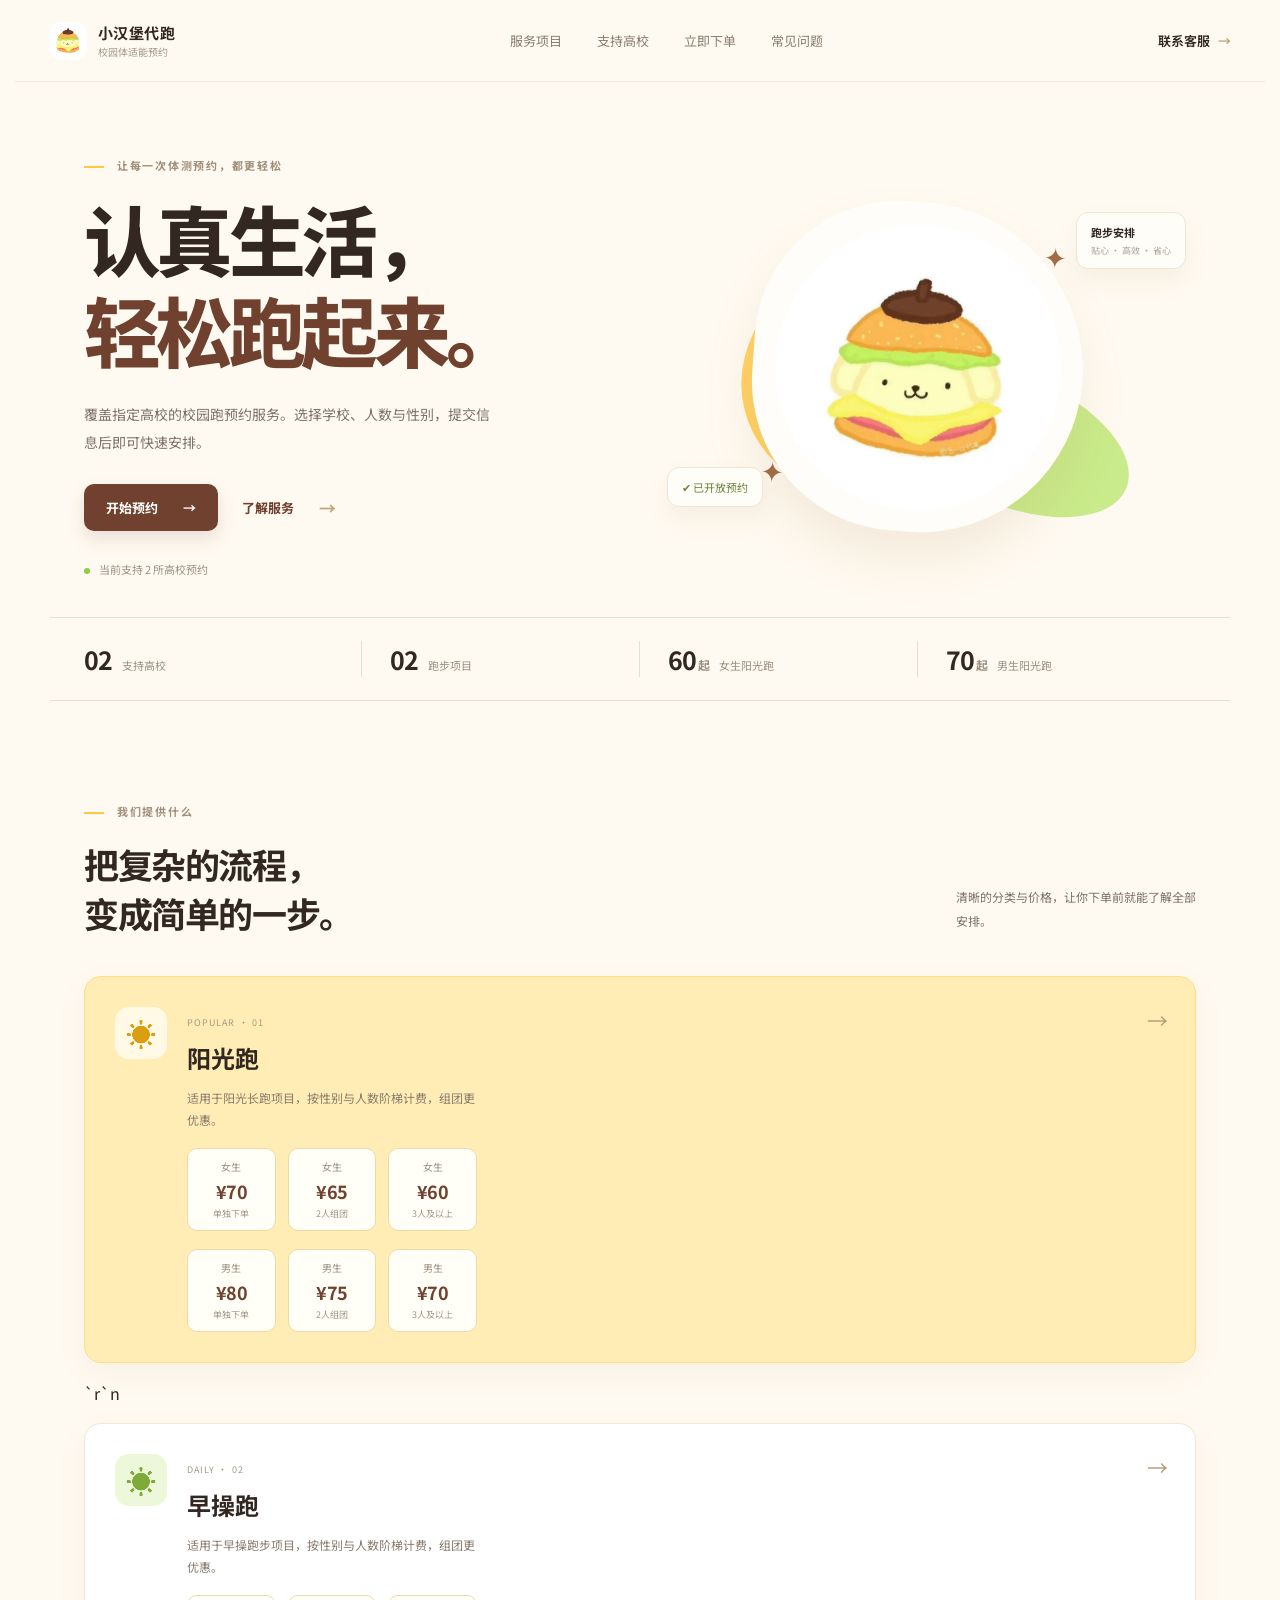
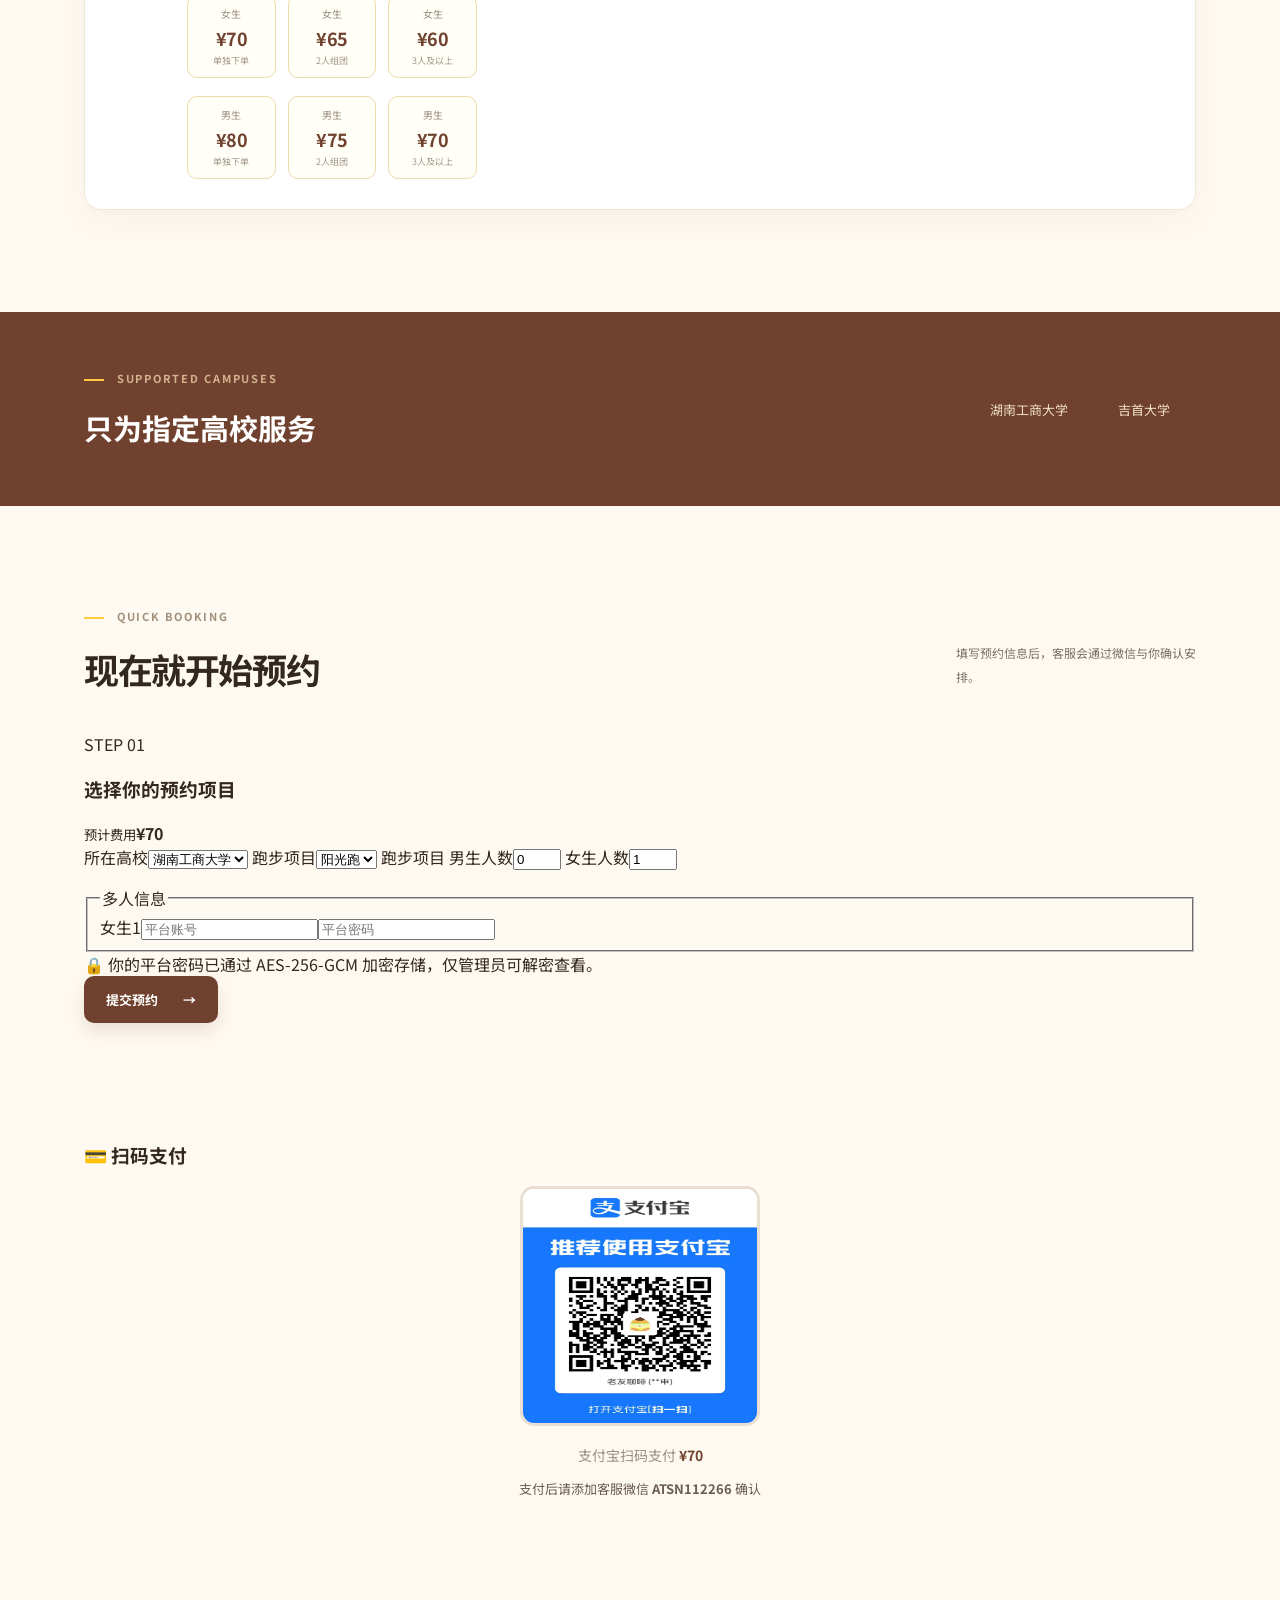
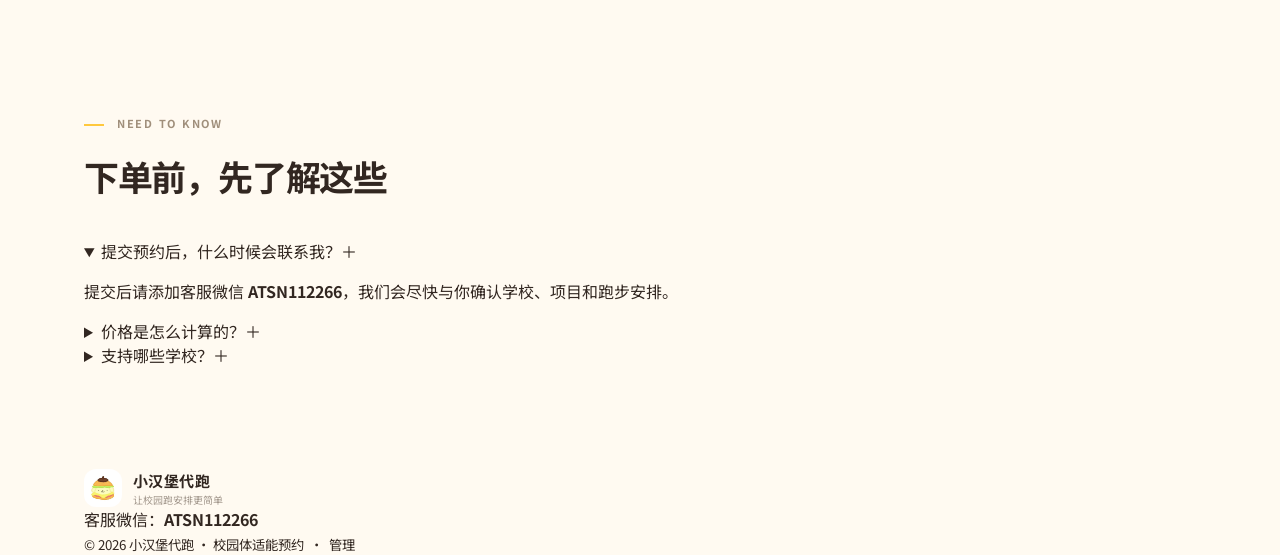
<file: index.html>
﻿<!doctype html>
<html lang="zh-CN">
  <head>
    <meta charset="UTF-8" />
    <meta name="viewport" content="width=device-width, initial-scale=1.0" />
    <meta name="description" content="小汉堡代跑——校园体适能预约服务" />
    <title>小汉堡代跑 · 校园体适能预约</title>
    <link rel="preconnect" href="https://fonts.googleapis.com" />
    <link rel="preconnect" href="https://fonts.gstatic.com" crossorigin />
    <link href="https://fonts.googleapis.com/css2?family=Noto+Sans+SC:wght@400;500;600;700;800&display=swap" rel="stylesheet" />
    <link rel="stylesheet" href="styles.css" />
  </head>
  <body>
    <div class="page-shell">
      <header class="topbar">
        <a class="brand" href="#home" aria-label="小汉堡代跑首页">
          <span class="brand-mark"><img src="assets/burger.jpg" alt="小汉堡头像" /></span>
          <span><strong>小汉堡代跑</strong><small>校园体适能预约</small></span>
        </a>
        <nav class="nav-links" aria-label="主导航">
          <a href="#services">服务项目</a>
          <a href="#schools">支持高校</a>
          <a href="#order">立即下单</a>
          <a href="#faq">常见问题</a>
        </nav>
        <a class="customer-link" href="weixin://dl/chat?ATSN112266">联系客服 <span>→</span></a>
      </header>

      <main id="home">
        <section class="hero section-wrap">
          <div class="hero-copy">
            <p class="eyebrow"><span></span> 让每一次体测预约，都更轻松</p>
            <h1>认真生活，<br /><em>轻松跑起来。</em></h1>
            <p class="hero-text">覆盖指定高校的校园跑预约服务。选择学校、人数与性别，提交信息后即可快速安排。</p>
            <div class="hero-actions">
              <a class="button button-primary" href="#order">开始预约<span>→</span></a>
              <a class="button button-quiet" href="#services">了解服务 <span>→</span></a>
            </div>
            <div class="hero-note"><span class="status-dot"></span> 当前支持 2 所高校预约</div>
          </div>
          <div class="hero-art" aria-hidden="true">
            <div class="blob blob-yellow"></div><div class="blob blob-green"></div>
            <div class="art-card"><img src="assets/burger.jpg" alt="" /><span class="spark spark-one">✦</span><span class="spark spark-two">✦</span></div>
            <div class="float-tag tag-time"><strong>跑步安排</strong><small>贴心 · 高效 · 省心</small></div>
            <div class="float-tag tag-check">✔ 已开放预约</div>
          </div>
        </section>

        <section class="stats section-wrap" aria-label="服务数据">
          <div><strong>02</strong><span>支持高校</span></div><div><strong>02</strong><span>跑步项目</span></div><div><strong>60<span class="unit">起</span></strong><span>女生阳光跑</span></div><div><strong>70<span class="unit">起</span></strong><span>男生阳光跑</span></div>
        </section>

        <section id="services" class="content-section section-wrap">
          <div class="section-heading"><div><p class="eyebrow"><span></span> 我们提供什么</p><h2>把复杂的流程，<br />变成简单的一步。</h2></div><p class="section-intro">清晰的分类与价格，让你下单前就能了解全部安排。</p></div>
          <div class="service-grid">
            <article class="service-card service-featured"><div class="card-icon sun">☀</div><div><span class="card-kicker">POPULAR · 01</span><h3>阳光跑</h3><p>适用于阳光长跑项目，按性别与人数阶梯计费，组团更优惠。</p><div class="price-tier"><div class="tier-col"><span>女生</span><b>¥70</b><small>单独下单</small></div><div class="tier-col"><span>女生</span><b>¥65</b><small>2人组团</small></div><div class="tier-col"><span>女生</span><b>¥60</b><small>3人及以上</small></div></div><div class="price-tier"><div class="tier-col"><span>男生</span><b>¥80</b><small>单独下单</small></div><div class="tier-col"><span>男生</span><b>¥75</b><small>2人组团</small></div><div class="tier-col"><span>男生</span><b>¥70</b><small>3人及以上</small></div></div></div><span class="card-arrow">→</span></article>`r`n            <article class="service-card"><div class="card-icon morning">☀</div><div><span class="card-kicker">DAILY · 02</span><h3>早操跑</h3><p>适用于早操跑步项目，按性别与人数阶梯计费，组团更优惠。</p><div class="price-tier"><div class="tier-col"><span>女生</span><b>¥70</b><small>单独下单</small></div><div class="tier-col"><span>女生</span><b>¥65</b><small>2人组团</small></div><div class="tier-col"><span>女生</span><b>¥60</b><small>3人及以上</small></div></div><div class="price-tier"><div class="tier-col"><span>男生</span><b>¥80</b><small>单独下单</small></div><div class="tier-col"><span>男生</span><b>¥75</b><small>2人组团</small></div><div class="tier-col"><span>男生</span><b>¥70</b><small>3人及以上</small></div></div></div><span class="card-arrow">→</span></article>
          </div>
        </section>

        <section id="schools" class="school-band"><div class="section-wrap school-content"><div><p class="eyebrow eyebrow-light"><span></span> Supported campuses</p><h2>只为指定高校服务</h2></div><div class="school-list"><span>湖南工商大学</span><span>吉首大学</span></div></div></section>

        <section id="order" class="order-section section-wrap">
          <div class="section-heading"><div><p class="eyebrow"><span></span> Quick booking</p><h2>现在就开始预约</h2></div><p class="section-intro">填写预约信息后，客服会通过微信与你确认安排。</p></div>
          <form class="order-card" id="booking-form">
            <div class="form-top"><div><span class="step-label">STEP 01</span><h3>选择你的预约项目</h3></div><div class="total-box"><small>预计费用</small><strong id="total-price">¥70</strong></div></div>
            <div class="form-grid">
              <label>所在高校<select id="school" required><option value="湖南工商大学">湖南工商大学</option><option value="吉首大学">吉首大学</option></select></label>
              <label>跑步项目<select id="run-type" required><option value="sunshine">阳光跑</option><option value="morning">早操跑</option></select></label>
              <label>跑步项目
              <label>男生人数<input id="male-count" type="number" min="0" max="10" value="0" /></label>
              <label>女生人数<input id="female-count" type="number" min="0" max="10" value="1" /></label>
              <fieldset style="margin-top:16px"><legend>多人信息</legend><div id="person-fields" class="person-fields"></div></fieldset>
            </div>
            <div class="privacy-note">🔒 你的平台密码已通过 AES-256-GCM 加密存储，仅管理员可解密查看。</div>
            <button class="button button-primary submit-button" type="submit">提交预约 <span>→</span></button>
            <p class="form-result" id="form-result" role="status"></p>
          </form>
        </section>

                <section id="pay" class="order-section section-wrap" style="padding-top:0">
          <div class="order-card">
            <h3 style="margin:0 0 18px">💳 扫码支付</h3>
            <div id="pay-content" style="text-align:center">
              <img src="alipay-qr.jpg" style="width:240px;height:240px;border-radius:14px;border:3px solid #e9dfd2" />
              <p style="font-size:14px;color:#9b8f82;margin:14px 0">支付宝扫码支付 <b id="pay-amount" style="color:#6f412e">¥70</b></p>
              <p style="font-size:13px;color:#6b5e52">支付后请添加客服微信 <b>ATSN112266</b> 确认</p>
            </div>
          </div>
        </section><section id="faq" class="faq-section section-wrap"><div class="section-heading"><div><p class="eyebrow"><span></span> Need to know</p><h2>下单前，先了解这些</h2></div></div><div class="faq-list"><details open><summary>提交预约后，什么时候会联系我？<span>＋</span></summary><p>提交后请添加客服微信 <strong>ATSN112266</strong>，我们会尽快与你确认学校、项目和跑步安排。</p></details><details><summary>价格是怎么计算的？<span>＋</span></summary><p>阳光跑按性别和人数阶梯计费。女生：单独 ¥70 / 2人组团 ¥65 / 3人及以上 ¥60；男生：单独 ¥80 / 2人组团 ¥75 / 3人及以上 ¥70。</p></details><details><summary>支持哪些学校？<span>＋</span></summary><p>目前支持湖南工商大学和吉首大学，三个校区都可以跑。</p></details></div></section>
      </main>
      <footer class="footer section-wrap"><a class="brand" href="#home"><span class="brand-mark"><img src="assets/burger.jpg" alt="小汉堡头像" /></span><span><strong>小汉堡代跑</strong><small>让校园跑安排更简单</small></span></a><div>客服微信：<b>ATSN112266</b><br /><small>© 2026 小汉堡代跑 · 校园体适能预约 &nbsp;·&nbsp; <a href="admin.html" class="admin-link">管理</a></small></div></footer>
    </div>
    <script src="https://esm.sh/@supabase/supabase-js@2"></script>
    <script src="app.js?v=2"></script>
  </body>
</html>
</file>
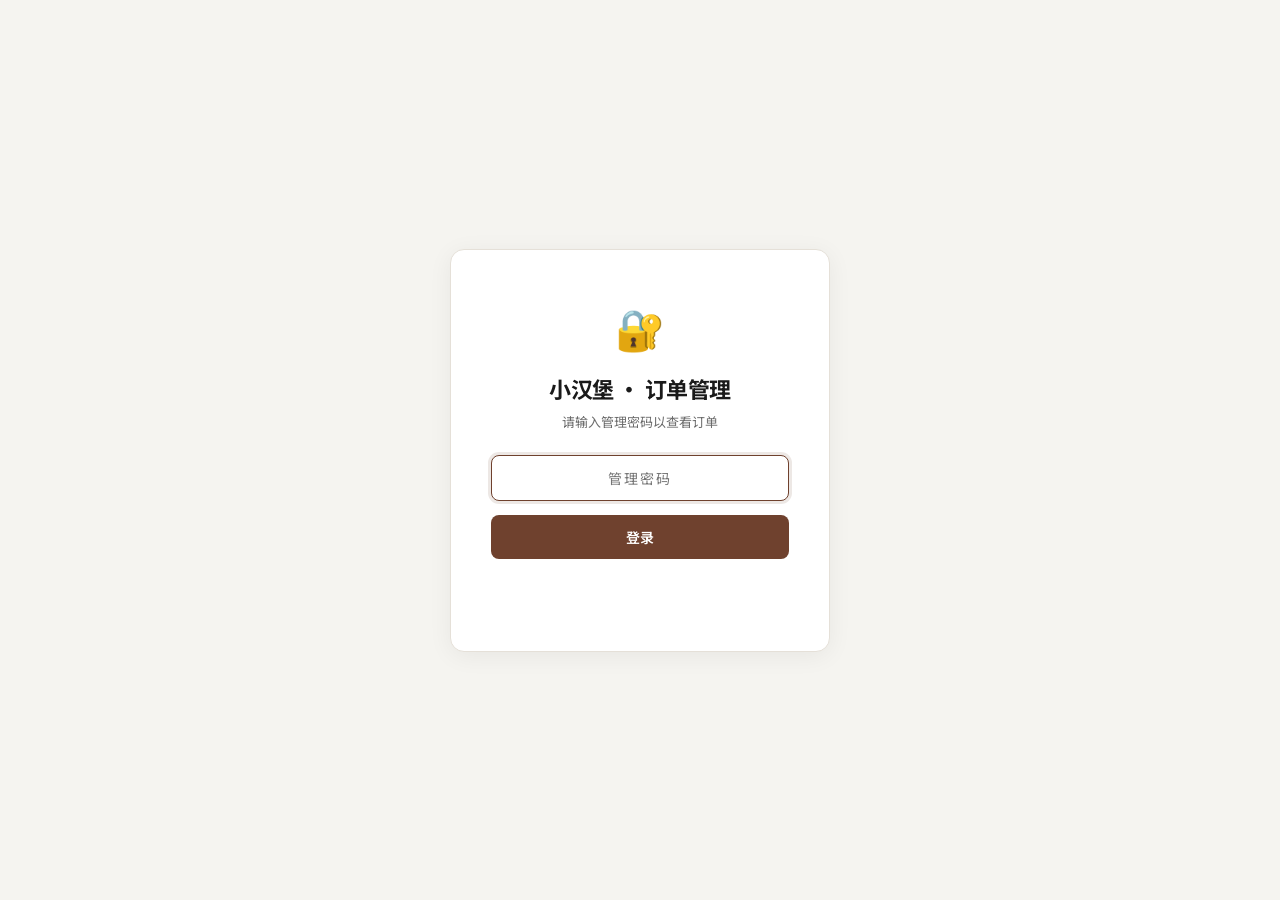
<file: admin.html>
﻿<!doctype html>
<html lang="zh-CN">
  <head>
    <meta charset="UTF-8" />
    <meta name="viewport" content="width=device-width, initial-scale=1.0" />
    <title>订单管理 · 小汉堡代跑</title>
    <link rel="preconnect" href="https://fonts.googleapis.com" />
    <link rel="preconnect" href="https://fonts.gstatic.com" crossorigin />
    <link href="https://fonts.googleapis.com/css2?family=Noto+Sans+SC:wght@400;500;600;700&display=swap" rel="stylesheet" />
    <link rel="stylesheet" href="admin.css" />
  </head>
  <body>
    <!-- Login Wall -->
    <div class="login-wall" id="login-wall">
      <div class="login-card">
        <div class="login-icon">🔐</div>
        <h2>小汉堡 · 订单管理</h2>
        <p>请输入管理密码以查看订单</p>
        <form id="login-form">
          <input id="login-pwd" type="password" placeholder="管理密码" autofocus required />
          <button type="submit">登录</button>
        </form>
        <p class="login-error" id="login-error"></p>
      </div>
    </div>

    <!-- Admin Panel (hidden until login) -->
    <div class="admin-panel" id="admin-panel" style="display:none">
      <header class="admin-topbar">
        <div class="topbar-left">
          <a href="index.html" class="back-link">← 返回首页</a>
          <h1>订单管理</h1>
          <span class="order-count" id="order-count">0 条订单</span>
        </div>
        <div class="topbar-right">
          <button class="btn-quiet" id="btn-change-pwd">修改密码</button>
          <button class="btn-quiet" id="btn-logout">退出登录</button>
        </div>
      </header>

      <main class="admin-main">
        <div class="empty-state" id="empty-state">
          <p>暂无订单</p>
          <small>用户通过首页提交预约后，订单会出现在这里</small>
        </div>
        <div class="table-wrap" id="table-wrap" style="display:none">
          <table>
            <thead>
              <tr>
                <th>提交时间</th>
                <th>学校</th>
                <th>项目</th>
                <th>男生</th><th>女生</th><th>金额</th>
                <th>日期</th>
                <th>账号</th>
                <th>密码</th>
                <th>操作</th>
              </tr>
            </thead>
            <tbody id="orders-tbody"></tbody>
          </table>
        </div>
      </main>
    </div>

    <!-- Change Password Modal -->
    <div class="modal-overlay" id="pwd-modal" style="display:none">
      <div class="modal-card">
        <h3>修改管理密码</h3>
        <form id="pwd-form">
          <label>当前密码<input id="pwd-old" type="password" required /></label>
          <label>新密码<input id="pwd-new" type="password" required minlength="4" /></label>
          <label>确认新密码<input id="pwd-confirm" type="password" required /></label>
          <div class="modal-actions">
            <button type="button" class="btn-quiet" id="btn-modal-cancel">取消</button>
            <button type="submit">确认修改</button>
          </div>
        </form>
        <p class="login-error" id="pwd-error"></p>
      </div>
    </div>

    <script src="https://esm.sh/@supabase/supabase-js@2"></script>
    <script src="admin.js"></script>
  </body>
</html>
</file>
<file: styles.css>
﻿:root{--ink:#322721;--muted:#7d726a;--cream:#fffaf1;--yellow:#ffc83d;--green:#b6df46;--brown:#6f412e;--line:#eadfce}*{box-sizing:border-box}html{scroll-behavior:smooth}body{margin:0;background:var(--cream);color:var(--ink);font-family:'Noto Sans SC',system-ui,sans-serif}a{color:inherit;text-decoration:none}.page-shell{overflow:hidden}.section-wrap{max-width:1180px;margin:auto;padding-left:34px;padding-right:34px}.topbar{height:82px;display:flex;align-items:center;justify-content:space-between;max-width:1250px;margin:auto;padding:0 34px;border-bottom:1px solid #f0e8dc}.brand{display:flex;align-items:center;gap:11px}.brand-mark{width:38px;height:38px;border-radius:12px;overflow:hidden;background:var(--yellow);display:inline-flex;align-items:center;justify-content:center}.brand-mark img{width:100%;height:100%;object-fit:cover}.brand strong{display:block;font-size:15px;letter-spacing:.03em}.brand small{display:block;color:#a3988d;font-size:10px;margin-top:1px}.nav-links{display:flex;gap:35px;color:#8a7d71;font-size:13px}.nav-links a:hover,.customer-link:hover{color:var(--brown)}.customer-link{font-size:13px;font-weight:600}.customer-link span{margin-left:5px;color:#bb9a75}.hero{display:grid;grid-template-columns:1fr 1fr;min-height:535px;align-items:center;padding-top:35px}.eyebrow{color:#a08f7b;font-size:11px;letter-spacing:.16em;text-transform:uppercase;margin:0 0 20px;font-weight:700}.eyebrow span{display:inline-block;width:20px;height:2px;background:var(--yellow);vertical-align:middle;margin-right:8px}.hero h1{font-size:clamp(46px,6vw,78px);line-height:1.18;letter-spacing:-.06em;margin:0;font-weight:800}.hero h1 em{font-style:normal;color:var(--brown)}.hero-text{max-width:415px;color:var(--muted);font-size:14px;line-height:2;margin:25px 0}.hero-actions{display:flex;align-items:center;gap:24px}.button{border:0;border-radius:10px;padding:14px 22px;font:inherit;font-size:13px;font-weight:700;cursor:pointer;display:inline-flex;justify-content:center;align-items:center;gap:25px;transition:transform .2s,box-shadow .2s}.button:hover{transform:translateY(-2px)}.button-primary{background:var(--brown);color:#fff;box-shadow:0 8px 18px #6f412e25}.button-quiet{color:var(--brown);padding-left:0}.button-quiet span{color:#c4a47e;font-size:17px}.hero-note{color:#9e9285;font-size:11px;margin-top:27px}.status-dot{display:inline-block;width:6px;height:6px;border-radius:50%;background:#8bcf3b;margin-right:7px}.hero-art{height:440px;position:relative;display:flex;justify-content:center;align-items:center}.blob{position:absolute;border-radius:50%}.blob-yellow{background:#ffd266;width:320px;height:260px;transform:rotate(-13deg);top:95px;left:100px}.blob-green{background:#b8e66a;width:250px;height:130px;transform:rotate(23deg);right:60px;bottom:82px;opacity:.75}.art-card{z-index:1;width:330px;height:330px;border-radius:46% 54% 52% 48%;background:#fffdf9;display:flex;align-items:center;justify-content:center;box-shadow:0 28px 50px #9d712c1c;transform:rotate(4deg);position:relative}.art-card img{width:285px;height:285px;object-fit:cover;border-radius:50%}.spark{position:absolute;color:#a16b47;font-size:28px}.spark-one{top:25px;right:24px}.spark-two{bottom:32px;left:15px}.float-tag{position:absolute;z-index:2;background:#fffdf8;border:1px solid #f0e5d4;border-radius:12px;padding:11px 14px;box-shadow:0 12px 25px #8d6b4015;font-size:11px}.float-tag strong,.float-tag small{display:block}.float-tag small{color:#aaa095;margin-top:4px;font-size:9px}.tag-time{top:65px;right:10px}.tag-check{left:27px;bottom:80px;color:#6d833b}.stats{border-top:1px solid var(--line);border-bottom:1px solid var(--line);display:grid;grid-template-columns:repeat(4,1fr);padding-top:23px;padding-bottom:23px}.stats div{display:flex;align-items:baseline;gap:10px;border-right:1px solid var(--line);padding-left:28px}.stats div:first-child{padding-left:0}.stats div:last-child{border:0}.stats strong{font-size:25px;letter-spacing:-.04em}.stats .unit{font-size:12px;margin-left:2px}.stats span{font-size:11px;color:#9b8f82}.content-section,.order-section,.faq-section{padding-top:102px;padding-bottom:102px}.section-heading{display:flex;justify-content:space-between;align-items:end;margin-bottom:39px}.section-heading h2{font-size:35px;line-height:1.4;letter-spacing:-.04em;margin:0}.section-intro{width:240px;color:var(--muted);font-size:12px;line-height:2;margin:0 0 4px}.service-grid{display:grid;grid-template-columns:1fr;gap:18px}.service-card{min-height:210px;background:#fff;display:flex;gap:20px;border:1px solid #f0e6d8;border-radius:17px;padding:30px;position:relative;box-shadow:0 10px 30px #845d3010}.service-featured{background:#ffedb5;border-color:#ffdf82}.card-icon{font-size:30px;width:52px;height:52px;display:flex;align-items:center;justify-content:center;border-radius:14px;background:#fff9e6;color:#d99f10}.morning{background:#edf7d9;color:#7eaa37}.card-kicker{font-size:9px;color:#a79886;letter-spacing:.12em}.service-card h3{font-size:24px;margin:9px 0}.service-card p{color:#8b7c6e;font-size:12px;line-height:1.8;max-width:290px}.price-tier{display:flex;gap:12px;margin-top:18px}.tier-col{flex:1;background:#fffef7;border:1px solid #eed9a8;border-radius:10px;padding:10px 12px;text-align:center}.tier-col span{display:block;color:#9b8f82;font-size:10px;margin-bottom:4px}.tier-col b{display:block;color:var(--brown);font-size:18px;letter-spacing:-.03em}.tier-col small{display:block;color:#a3978a;font-size:9px;margin-top:3px}.card-arrow{position:absolute;right:27px;top:28px;color:#b69b7c;font-size:21px}.school-band{background:var(--brown);color:#fff}.school-content{display:flex;align-items:center;justify-content:space-between;padding-top:58px;padding-bottom:58px}.eyebrow-light{color:#d3b28d}.school-content h2{font-size:29px;margin:0}.school-list{display:grid;grid-template-columns:1fr 1fr;gap:16px 50px;color:#efdfc4;font-size:13px}.school-list span:before{content:'鈼?;color:var(--yellow);font-size:8px;margin-right:9px}.order-card{background:#fff;border:1px solid #eee2d3;border-radius:18px;padding:32px 38px;box-shadow:0 14px 35px #845d3010}.form-top{display:flex;justify-content:space-between;align-items:start;border-bottom:1px solid #f0e8de;padding-bottom:23px;margin-bottom:24px}.step-label{font-size:9px;color:#b59b7d;letter-spacing:.16em}.form-top h3{font-size:21px;margin:8px 0 0}.total-box{text-align:right}.total-box small{display:block;color:#a6988b;font-size:10px}.total-box strong{font-size:28px;color:var(--brown)}.form-grid{display:grid;grid-template-columns:repeat(2,1fr);gap:20px 24px}label,legend{color:#78695d;font-size:11px;font-weight:600}input,select{display:block;width:100%;margin-top:8px;border:1px solid #e9dfd2;border-radius:8px;padding:13px 14px;font:inherit;font-size:13px;color:var(--ink);background:#fffdf9;outline:none}input:focus,select:focus{border-color:#d5ac71;box-shadow:0 0 0 3px #f7e4bf}fieldset{border:0;padding:0;margin:0}.choice-row{display:flex;gap:10px;margin-top:8px}.choice{flex:1}.choice input{display:none}.choice span{display:block;padding:13px 14px;border:1px solid #e9dfd2;border-radius:8px;text-align:center;font-weight:500;color:#9c8c7c}.choice input:checked+span{border-color:#d9b05f;background:#fff5d8;color:var(--brown)}.privacy-note{color:#a69a8d;font-size:10px;margin:23px 0 20px;line-height:1.8}.submit-button{min-width:160px}.form-result{display:inline-block;margin:0 0 0 15px;color:#638b35;font-size:11px}.faq-section{padding-top:0}.faq-list{border-top:1px solid var(--line)}details{border-bottom:1px solid var(--line);padding:20px 5px}summary{list-style:none;cursor:pointer;display:flex;justify-content:space-between;font-size:14px;font-weight:600}summary::-webkit-details-marker{display:none}summary span{font-size:20px;font-weight:400;color:#b79970}details p{color:var(--muted);font-size:12px;line-height:2;margin:15px 25px 0 0}.footer{border-top:1px solid var(--line);padding-top:25px;padding-bottom:30px;display:flex;align-items:center;justify-content:space-between;color:#9a8d7f;font-size:11px}.footer b{color:var(--brown);letter-spacing:.06em}.footer small{display:block;margin-top:13px;color:#b6aaa0}
@media(max-width:760px){.topbar{height:70px;padding:0 20px}.nav-links{display:none}.customer-link{font-size:11px}.section-wrap{padding-left:20px;padding-right:20px}.hero{grid-template-columns:1fr;padding-top:45px;min-height:auto}.hero h1{font-size:52px}.hero-art{height:350px;margin-top:10px}.blob-yellow{left:40px;width:270px;height:220px}.blob-green{right:10px}.art-card{width:270px;height:270px}.art-card img{width:235px;height:235px}.tag-time{right:0}.tag-check{left:0;bottom:35px}.stats{grid-template-columns:1fr 1fr;gap:18px 0}.stats div{border:0;padding-left:0}.stats strong{font-size:21px}.content-section,.order-section{padding-top:70px;padding-bottom:70px}.section-heading{display:block}.section-heading h2{font-size:29px}.section-intro{margin-top:18px;width:auto}.service-grid{grid-template-columns:1fr}.school-content{display:block;padding-top:48px;padding-bottom:48px}.school-list{margin-top:30px;gap:16px 15px}.school-list span{font-size:12px}.order-card{padding:24px 18px}.form-grid{grid-template-columns:1fr;gap:17px}.submit-button{width:100%}.form-result{display:block;margin:16px 0 0}.footer{display:block}.footer>div:last-child{margin-top:25px;line-height:2}}
.service-featured .tier-col{background:#fffdf2;border-color:#e6cc80}input[type=number]{-moz-appearance:textfield}input[type=number]::-webkit-inner-spin-button,input[type=number]::-webkit-outer-spin-button{opacity:1}


.admin-link{color:#b6aaa0;font-size:inherit}.admin-link:hover{color:var(--brown)}
</file>
<file: admin.css>
﻿/* Admin Panel Styles */

:root {
  --ink: #1a1a1a;
  --muted: #6b6b6b;
  --bg: #f5f4f0;
  --card-bg: #fff;
  --border: #e5e0d8;
  --brown: #6f412e;
  --danger: #c0392b;
}

* { box-sizing: border-box; }

body {
  margin: 0;
  background: var(--bg);
  color: var(--ink);
  font-family: 'Noto Sans SC', system-ui, sans-serif;
  min-height: 100vh;
}

/* ── Login Wall ── */
.login-wall {
  display: flex;
  align-items: center;
  justify-content: center;
  min-height: 100vh;
  padding: 20px;
}

.login-card {
  background: var(--card-bg);
  border: 1px solid var(--border);
  border-radius: 14px;
  padding: 48px 40px;
  width: 380px;
  box-shadow: 0 4px 24px rgba(0,0,0,.06);
  text-align: center;
}

.login-icon {
  font-size: 40px;
  margin-bottom: 16px;
}

.login-card h2 {
  margin: 0 0 8px;
  font-size: 22px;
  letter-spacing: -.02em;
}

.login-card p {
  color: var(--muted);
  font-size: 13px;
  margin: 0 0 24px;
}

.login-card input {
  display: block;
  width: 100%;
  padding: 12px 14px;
  border: 1px solid var(--border);
  border-radius: 8px;
  font: inherit;
  font-size: 14px;
  text-align: center;
  letter-spacing: .15em;
  outline: none;
}

.login-card input:focus {
  border-color: var(--brown);
  box-shadow: 0 0 0 3px rgba(111,65,46,.12);
}

.login-card button,
.modal-actions button[type=submit] {
  display: block;
  width: 100%;
  margin-top: 14px;
  padding: 12px;
  border: 0;
  border-radius: 8px;
  background: var(--brown);
  color: #fff;
  font: inherit;
  font-size: 14px;
  font-weight: 600;
  cursor: pointer;
  transition: background .2s;
}

.login-card button:hover,
.modal-actions button[type=submit]:hover {
  background: #5a341f;
}

.login-error {
  color: var(--danger);
  font-size: 12px;
  margin: 12px 0 0;
  min-height: 20px;
}

/* ── Admin Panel ── */
.admin-topbar {
  display: flex;
  align-items: center;
  justify-content: space-between;
  padding: 16px 32px;
  background: var(--card-bg);
  border-bottom: 1px solid var(--border);
}

.topbar-left {
  display: flex;
  align-items: baseline;
  gap: 16px;
}

.back-link {
  color: var(--muted);
  font-size: 12px;
  text-decoration: none;
}

.back-link:hover { color: var(--brown); }

.admin-topbar h1 {
  margin: 0;
  font-size: 18px;
  font-weight: 700;
}

.order-count {
  font-size: 12px;
  color: var(--muted);
  background: #f0ece5;
  padding: 3px 10px;
  border-radius: 20px;
}

.topbar-right {
  display: flex;
  gap: 12px;
}

.btn-quiet {
  padding: 7px 16px;
  border: 1px solid var(--border);
  border-radius: 7px;
  background: var(--card-bg);
  color: var(--muted);
  font: inherit;
  font-size: 12px;
  cursor: pointer;
  transition: all .15s;
}

.btn-quiet:hover {
  border-color: var(--brown);
  color: var(--brown);
}

/* ── Table ── */
.admin-main {
  max-width: 1300px;
  margin: 24px auto;
  padding: 0 24px;
}

.empty-state {
  text-align: center;
  padding: 64px 20px;
}

.empty-state p {
  font-size: 16px;
  color: var(--muted);
  margin: 0;
}

.empty-state small {
  display: block;
  color: #b0a99e;
  font-size: 12px;
  margin-top: 8px;
}

.table-wrap {
  overflow-x: auto;
  background: var(--card-bg);
  border: 1px solid var(--border);
  border-radius: 10px;
}

table {
  width: 100%;
  border-collapse: collapse;
  font-size: 13px;
}

thead {
  background: #fafaf7;
}

th {
  text-align: left;
  padding: 12px 14px;
  font-weight: 600;
  color: var(--muted);
  font-size: 11px;
  letter-spacing: .05em;
  white-space: nowrap;
  border-bottom: 1px solid var(--border);
}

td {
  padding: 12px 14px;
  border-bottom: 1px solid #f0ede5;
  white-space: nowrap;
  color: var(--ink);
}

tr:last-child td { border-bottom: 0; }

tr:hover td { background: #fafaf5; }

td:last-child {
  text-align: center;
}

.btn-delete {
  padding: 5px 12px;
  border: 1px solid #e8d0cc;
  border-radius: 6px;
  background: transparent;
  color: var(--danger);
  font: inherit;
  font-size: 11px;
  cursor: pointer;
  transition: all .15s;
}

.btn-delete:hover {
  background: #fdf0ee;
  border-color: var(--danger);
}

/* ── Modal ── */
.modal-overlay {
  position: fixed;
  inset: 0;
  background: rgba(0,0,0,.35);
  display: flex;
  align-items: center;
  justify-content: center;
  z-index: 100;
}

.modal-card {
  background: var(--card-bg);
  border-radius: 14px;
  padding: 32px;
  width: 380px;
  box-shadow: 0 8px 40px rgba(0,0,0,.15);
}

.modal-card h3 {
  margin: 0 0 20px;
  font-size: 18px;
}

.modal-card label {
  display: block;
  font-size: 12px;
  color: var(--muted);
  margin-bottom: 12px;
}

.modal-card input {
  display: block;
  width: 100%;
  margin-top: 5px;
  padding: 10px 12px;
  border: 1px solid var(--border);
  border-radius: 7px;
  font: inherit;
  font-size: 13px;
  outline: none;
}

.modal-card input:focus {
  border-color: var(--brown);
  box-shadow: 0 0 0 3px rgba(111,65,46,.12);
}

.modal-actions {
  display: flex;
  gap: 10px;
  margin-top: 18px;
}

.modal-actions .btn-quiet {
  flex: 1;
  text-align: center;
}

/* ── Responsive ── */
@media (max-width: 768px) {
  .admin-topbar {
    flex-direction: column;
    gap: 12px;
    align-items: flex-start;
    padding: 14px 18px;
  }

  .topbar-left { flex-wrap: wrap; gap: 10px; }

  .admin-main { padding: 0 12px; }

  .login-card {
    width: 100%;
    padding: 32px 24px;
  }

  .modal-card {
    width: calc(100% - 32px);
    margin: 0 16px;
    padding: 24px;
  }
}
</file>
